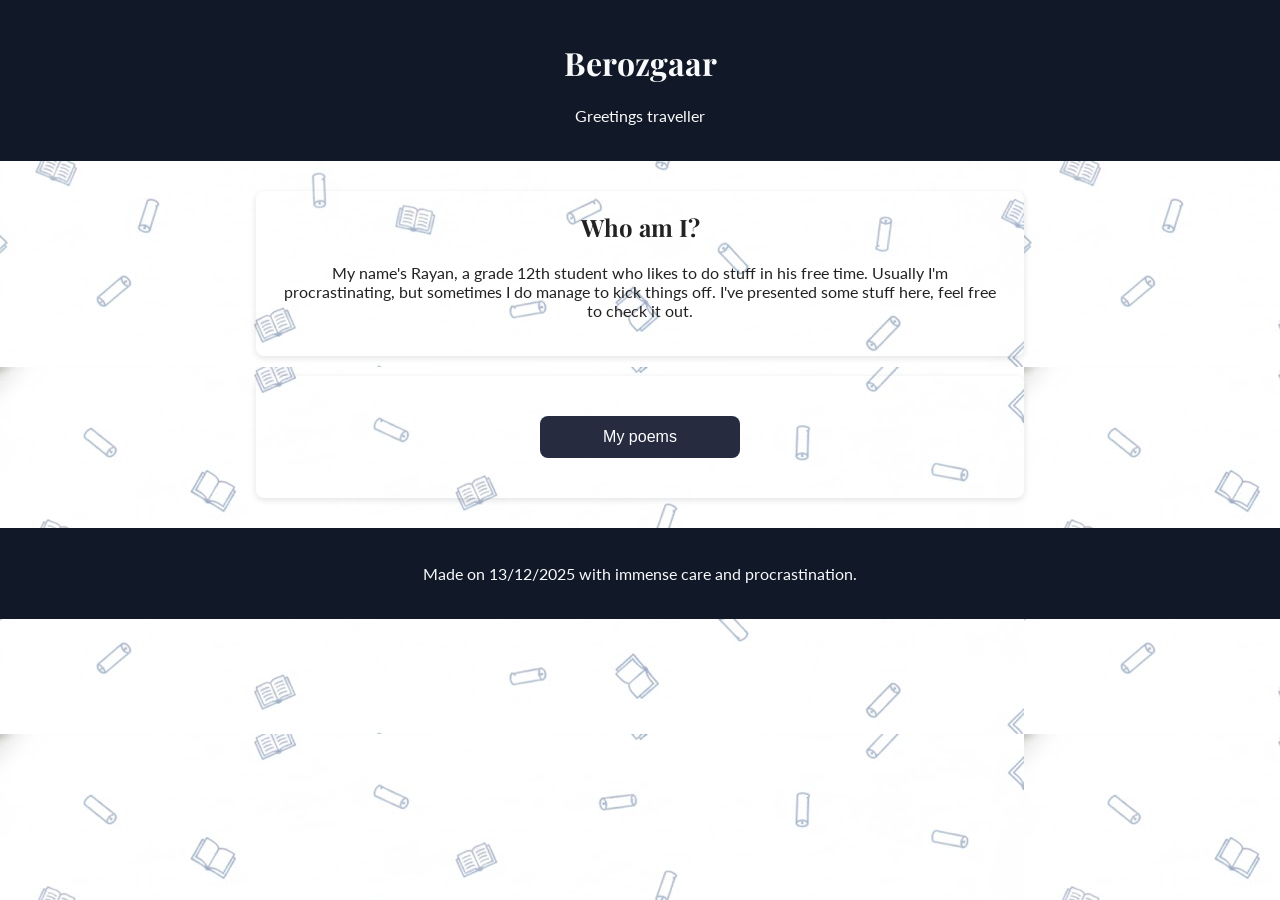
<file: index.html>
<!DOCTYPE html>
<html lang="en">
  <head>
    <meta charset="UTF-8" />
    <meta name="viewport" content="width=device-width, initial-scale=1.0" />
    <title>My Website</title>
<link
  href="https://fonts.googleapis.com/css2?family=Playfair+Display:wght@600;700&family=Lato:wght@300;400;700&display=swap"
  rel="stylesheet"
/>

    <!-- CSS -->
    <link rel="stylesheet" href="style.css" />
  </head>

  <body>
    <header>
      <h1>Berozgaar</h1>
      <p>Greetings traveller</p>
    </header>

    <main>
      <section id="about">
        <h2>Who am I?</h2>
        <p>My name's Rayan, a grade 12th student who likes to do stuff in his free time. Usually I'm procrastinating, but sometimes I do manage to kick things off. I've presented some stuff here, feel free to check it out.</p>
      </section>

      <section id="work">
  <button class="work-button">My poems</button>
</section>

    </main>

    <footer>
      <p>Made on 13/12/2025 with immense care and procrastination.</p>
    </footer>

    <script src="script.js"></script>
  </body>
</html>
</file>
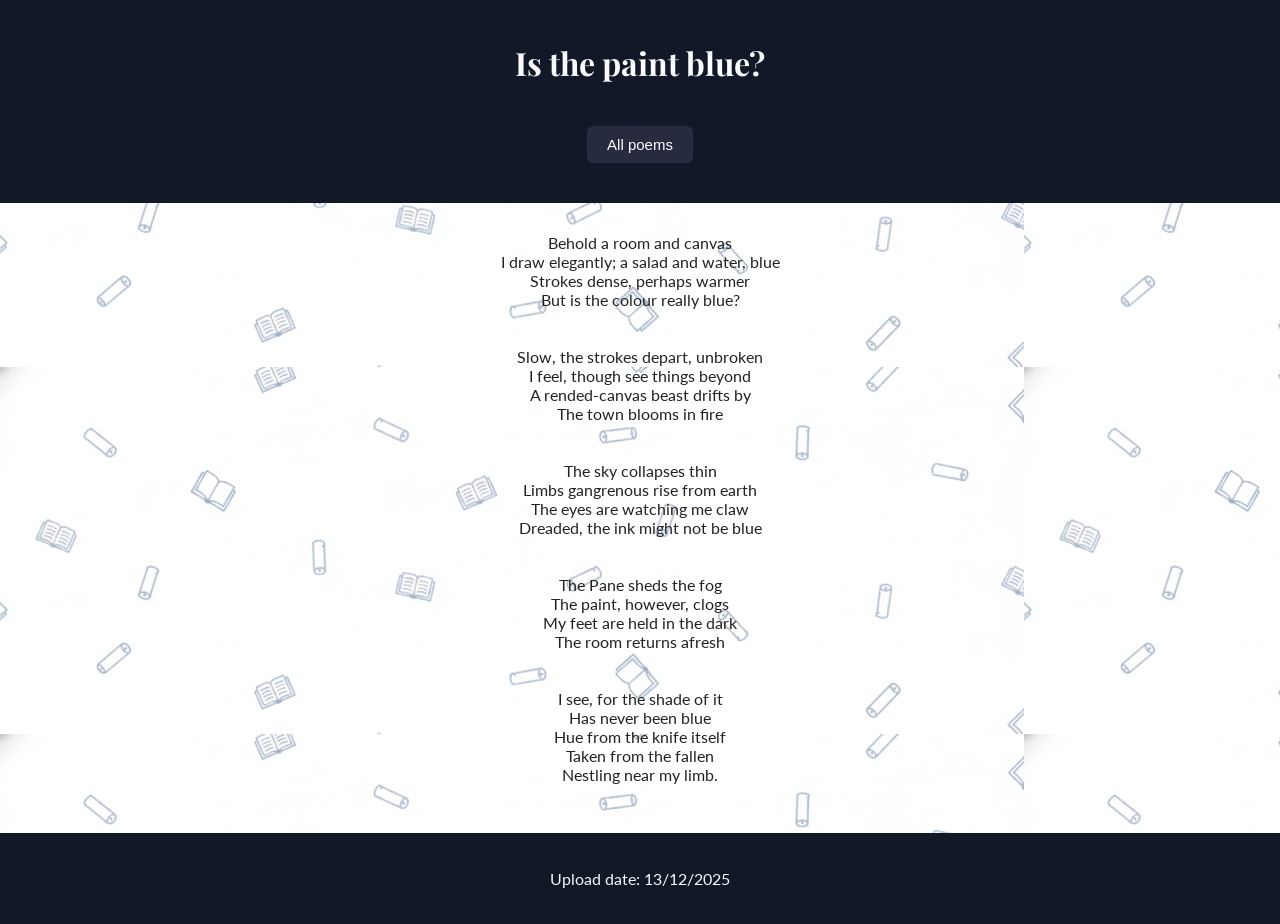
<file: poem1.html>
<!DOCTYPE html>
<html lang="en">
    <link
  href="https://fonts.googleapis.com/css2?family=Playfair+Display:wght@600;700&family=Lato:wght@300;400;700&display=swap"
  rel="stylesheet"
/>

<head>
  <meta charset="UTF-8" />
  <meta name="viewport" content="width=device-width, initial-scale=1.0" />
  <title>Is the paint blue?</title>
  <link rel="stylesheet" href="style.css" />
</head>
<body>
  <header>
    <h1>Is the paint blue?</h1>
    <button class="back-work-btn" onclick="window.location.href='work.html'">
  All poems
</button>

  </header>
  <main>
    <p>Behold a room and canvas <br>
I draw elegantly; a salad and water, blue <br>
Strokes dense, perhaps warmer<br>
But is the colour really blue?<br>
<br><br>
Slow, the strokes depart, unbroken<br>
I feel, though see things beyond<br>
A rended-canvas beast drifts by<br>
The town blooms in fire<br>
<br><br>
The sky collapses thin <br>
Limbs gangrenous rise from earth<br>
The eyes are watching me claw<br>
Dreaded, the ink might not be blue<br>
<br><br>
The Pane sheds the fog<br>
The paint, however, clogs<br>
My feet are held in the dark<br>
The room returns afresh<br>
<br><br>
I see, for the shade of it<br>
Has never been blue<br>
Hue from the knife itself<br>
Taken from the fallen<br>
Nestling near my limb.<br>
<br>
</p>
  </main>
  <footer>
    <p>Upload date: 13/12/2025</p>
  </footer>
</body>
</html>
</file>
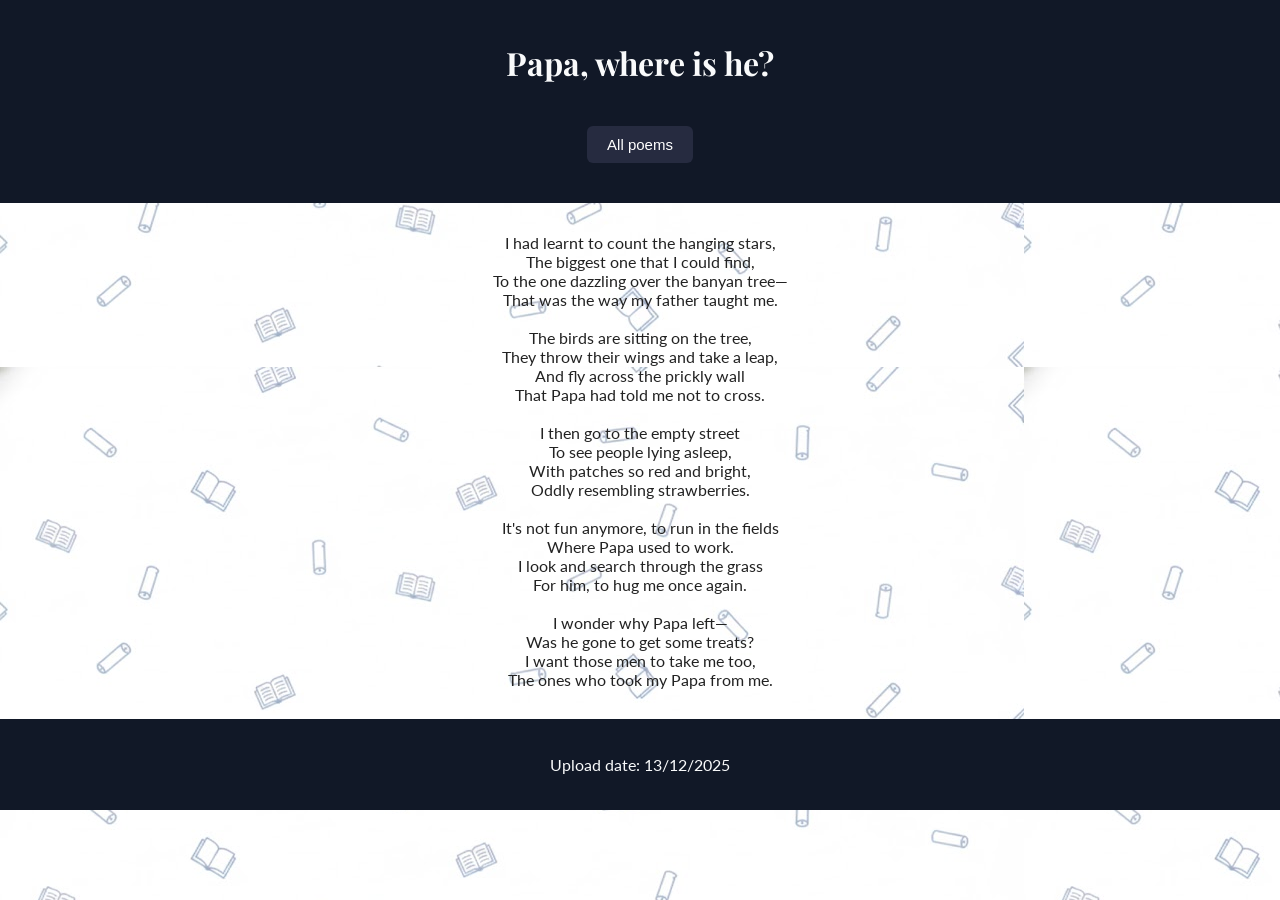
<file: poem2.html>
<!DOCTYPE html>
<html lang="en">
    <link
  href="https://fonts.googleapis.com/css2?family=Playfair+Display:wght@600;700&family=Lato:wght@300;400;700&display=swap"
  rel="stylesheet"
/>

<head>
  <meta charset="UTF-8" />
  <meta name="viewport" content="width=device-width, initial-scale=1.0" />
  <title>Papa, where is he?</title>
  <link rel="stylesheet" href="style.css" />
</head>
<body>
  <header>
    <h1>Papa, where is he?</h1>
    <button class="back-work-btn" onclick="window.location.href='work.html'">
  All poems
  </header>
  <main>
    <p>I had learnt to count the hanging stars,<br>
The biggest one that I could find,<br>
To the one dazzling over the banyan tree—<br>
That was the way my father taught me.<br><br>

The birds are sitting on the tree,<br>
They throw their wings and take a leap,<br>
And fly across the prickly wall<br>
That Papa had told me not to cross.<br><br>

I then go to the empty street<br>
To see people lying asleep,<br>
With patches so red and bright,<br>
Oddly resembling strawberries.<br><br>

It's not fun anymore, to run in the fields<br>
Where Papa used to work.<br>
I look and search through the grass<br>
For him, to hug me once again.<br><br>

I wonder why Papa left—<br>
Was he gone to get some treats?<br>
I want those men to take me too,<br>
The ones who took my Papa from me.</p>
  </main>
  <footer>
    <p>Upload date: 13/12/2025</p>
  </footer>
</body>
</html>
</file>
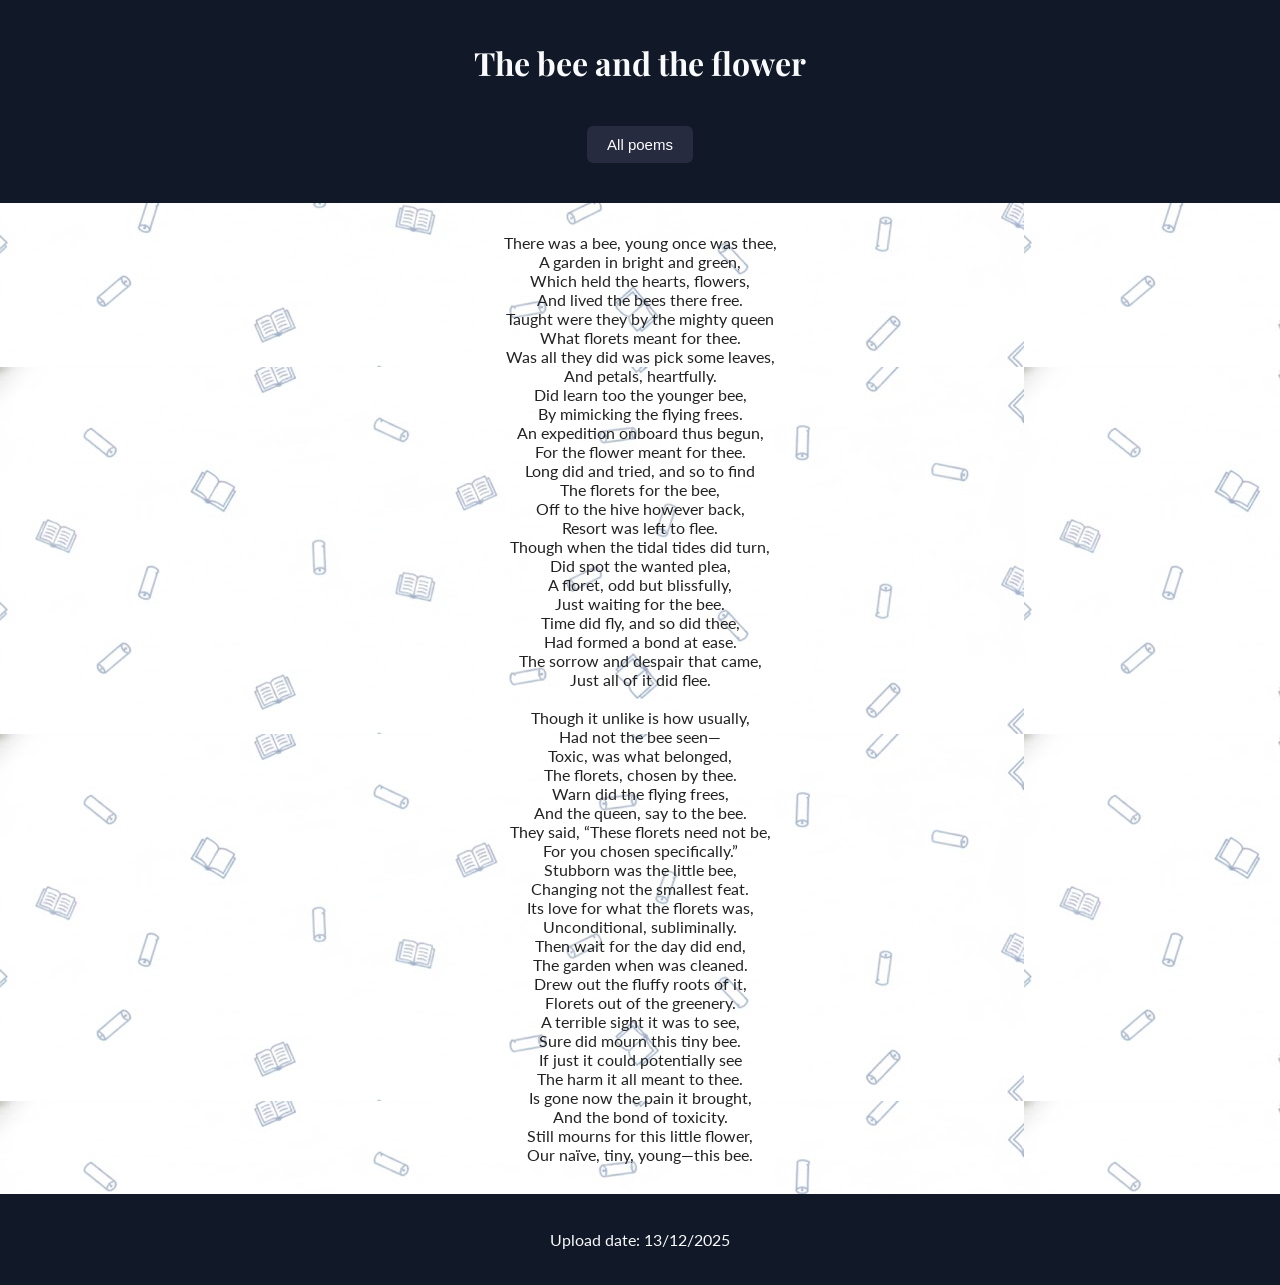
<file: poem3.html>
<!DOCTYPE html>
<html lang="en">
  <link
  href="https://fonts.googleapis.com/css2?family=Playfair+Display:wght@600;700&family=Lato:wght@300;400;700&display=swap"
  rel="stylesheet"
/>

<head>
  <meta charset="UTF-8" />
  <meta name="viewport" content="width=device-width, initial-scale=1.0" />
  <title>Poem 1</title>
  <link rel="stylesheet" href="style.css" />
</head>
<body>
  <header>
    <h1>The bee and the flower</h1>
    <button class="back-work-btn" onclick="window.location.href='work.html'">
  All poems
  </header>
  <main>
    <p>
There was a bee, young once was thee,<br>
A garden in bright and green,<br>
Which held the hearts, flowers,<br>
And lived the bees there free.<br>
Taught were they by the mighty queen<br>
What florets meant for thee.<br>
Was all they did was pick some leaves,<br>
And petals, heartfully.<br>
Did learn too the younger bee,<br>
By mimicking the flying frees.<br>
An expedition onboard thus begun,<br>
For the flower meant for thee.<br>
Long did and tried, and so to find<br>
The florets for the bee,<br>
Off to the hive however back,<br>
Resort was left to flee.<br>
Though when the tidal tides did turn,<br>
Did spot the wanted plea,<br>
A floret, odd but blissfully,<br>
Just waiting for the bee.<br>
Time did fly, and so did thee,<br>
Had formed a bond at ease.<br>
The sorrow and despair that came,<br>
Just all of it did flee.<br><br>

Though it unlike is how usually,<br>
Had not the bee seen—<br>
Toxic, was what belonged,<br>
The florets, chosen by thee.<br>
Warn did the flying frees,<br>
And the queen, say to the bee.<br>
They said, “These florets need not be,<br>
For you chosen specifically.”<br>
Stubborn was the little bee,<br>
Changing not the smallest feat.<br>
Its love for what the florets was,<br>
Unconditional, subliminally.<br>
Then wait for the day did end,<br>
The garden when was cleaned.<br>
Drew out the fluffy roots of it,<br>
Florets out of the greenery.<br>
A terrible sight it was to see,<br>
Sure did mourn this tiny bee.<br>
If just it could potentially see<br>
The harm it all meant to thee.<br>
Is gone now the pain it brought,<br>
And the bond of toxicity.<br>
Still mourns for this little flower,<br>
Our naïve, tiny, young—this bee.<br>

</p>
  </main>
  <footer>
    <p>Upload date: 13/12/2025</p>
  </footer>
</body>
</html>
</file>
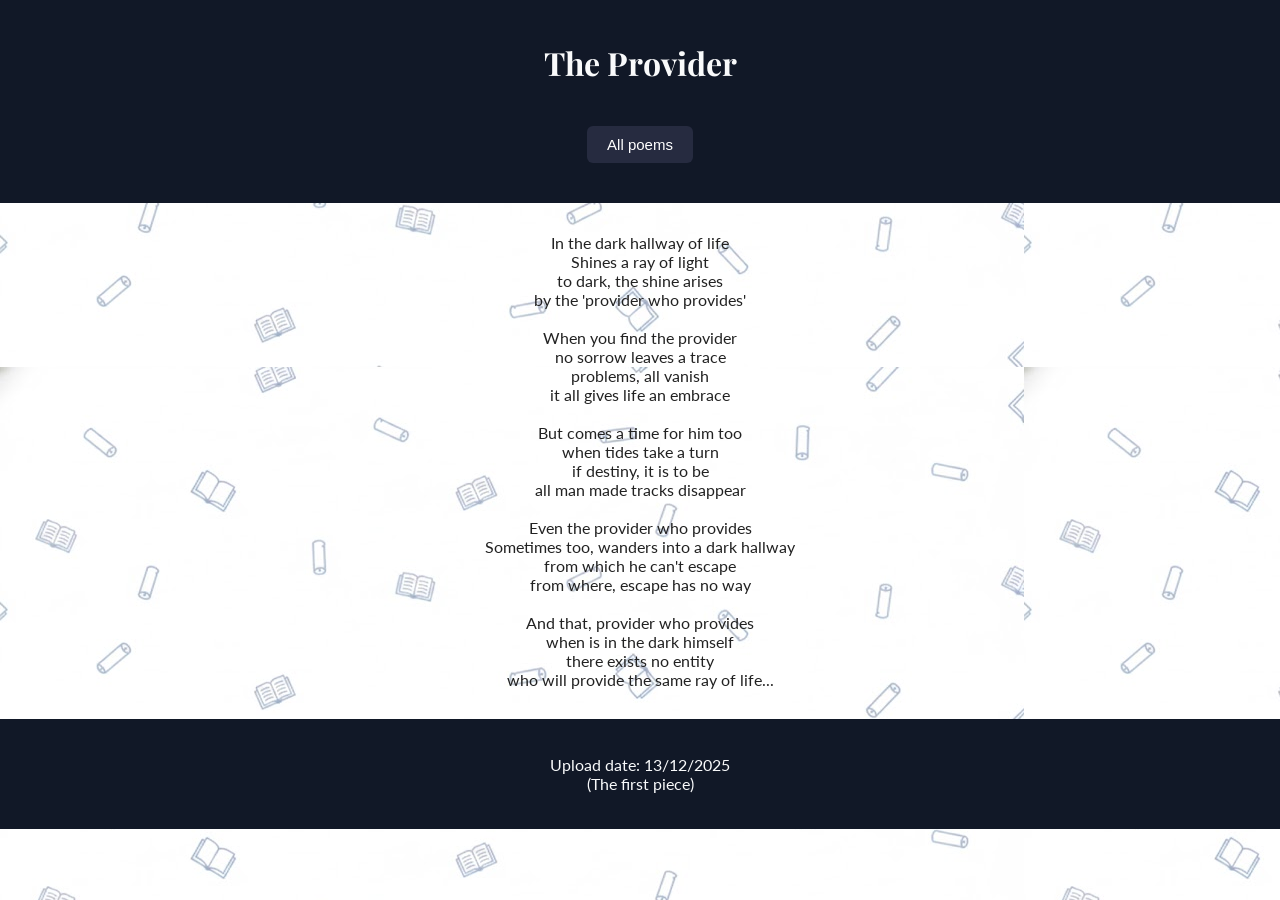
<file: poem4.html>
<!DOCTYPE html>
<html lang="en">
  <link
  href="https://fonts.googleapis.com/css2?family=Playfair+Display:wght@600;700&family=Lato:wght@300;400;700&display=swap"
  rel="stylesheet"
/>

<head>
  <meta charset="UTF-8" />
  <meta name="viewport" content="width=device-width, initial-scale=1.0" />
  <title>Poem 1</title>
  <link rel="stylesheet" href="style.css" />
</head>
<body>
  <header>
    <h1>The Provider</h1>
    <button class="back-work-btn" onclick="window.location.href='work.html'">
  All poems
  </header>
  <main>
    <p>In the dark hallway of life <br>  
Shines a ray of light<br>
to dark, the shine arises<br>
by the 'provider who provides'<br>
<br>
When you find the provider<br>
no sorrow leaves a trace<br>
problems, all vanish<br>
it all gives life an embrace<br><br>

But comes a time for him too<br>
when tides take a turn<br>
if destiny, it is to be<br>
all man made tracks disappear<br>
<br>
Even the provider who provides<br>
Sometimes too, wanders into a dark hallway<br>
from which he can't escape<br>
from where, escape has no way<br>
<br>
And that, provider who provides<br>
when is in the dark himself<br>
there exists no entity<br>
who will provide the same ray of life...</p>
  </main>
  <footer>
    <p>Upload date: 13/12/2025 <br>
      (The first piece)
    </p>
  </footer>
</body>
</html>
</file>
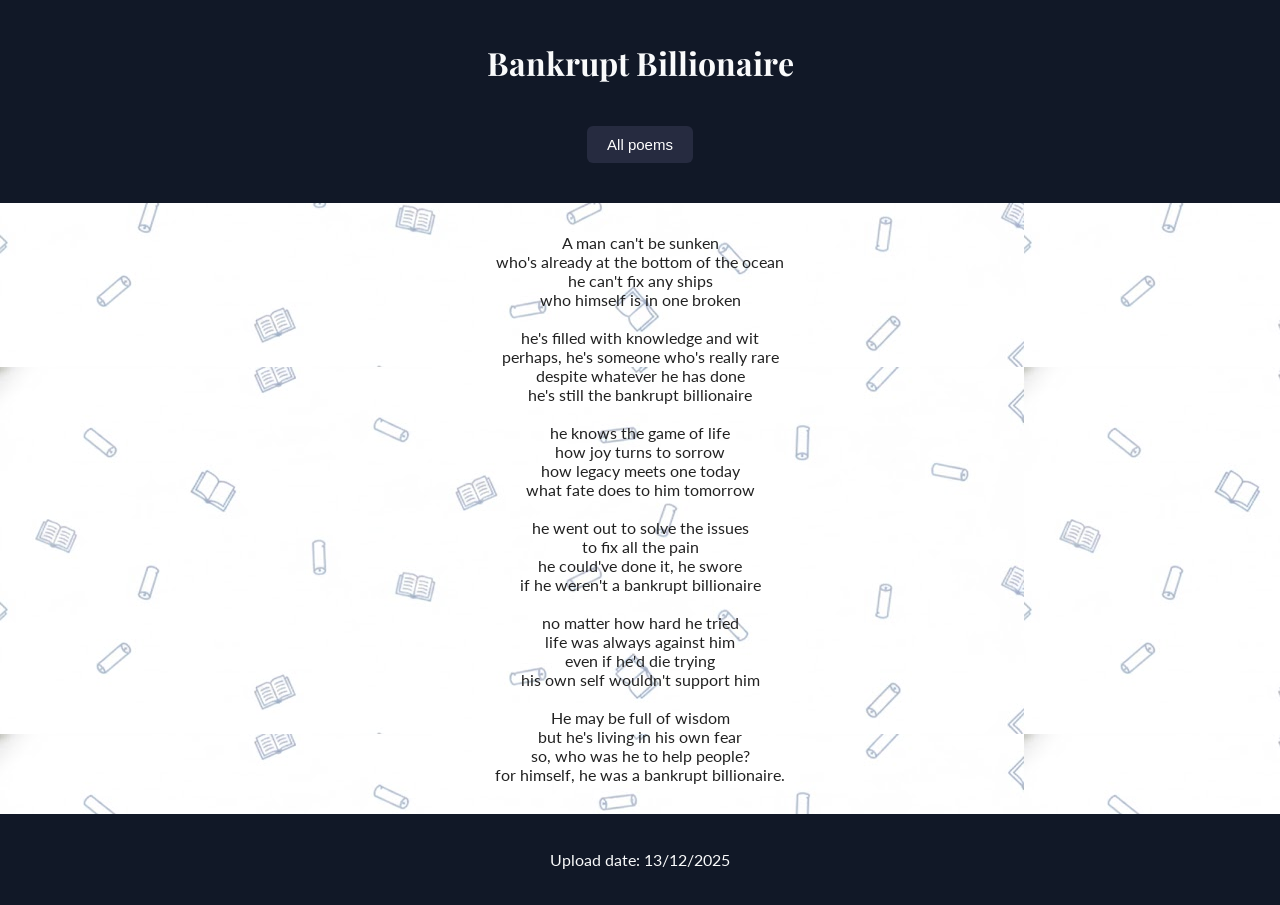
<file: poem5.html>
<!DOCTYPE html>
<html lang="en">
  <link
  href="https://fonts.googleapis.com/css2?family=Playfair+Display:wght@600;700&family=Lato:wght@300;400;700&display=swap"
  rel="stylesheet"
/>

<head>
  <meta charset="UTF-8" />
  <meta name="viewport" content="width=device-width, initial-scale=1.0" />
  <title>Poem 1</title>
  <link rel="stylesheet" href="style.css" />
</head>
<body>
  <header>
    <h1>Bankrupt Billionaire</h1>
    <button class="back-work-btn" onclick="window.location.href='work.html'">
  All poems
  </header>
  <main>
    <p>A man can't be sunken<br>
who's already at the bottom of the ocean<br>
he can't fix any ships<br>
who himself is in one broken<br><br>

he's filled with knowledge and wit<br>
perhaps, he's someone who's really rare<br>
despite whatever he has done<br>
he's still the bankrupt billionaire<br>
<br>
he knows the game of life<br>
how joy turns to sorrow<br>
how legacy meets one today<br>
what fate does to him tomorrow<br>
<br>
he went out to solve the issues<br>
to fix all the pain<br>
he could've done it, he swore<br>
if he weren't a bankrupt billionaire<br>
<br>
no matter how hard he tried<br>
life was always against him<br>
even if he'd die trying<br>
his own self wouldn't support him<br>
<br>
He may be full of wisdom<br>
but he's living in his own fear<br>
so, who was he to help people?<br>
for himself, he was a bankrupt billionaire.<br>
</p>
  </main>
  <footer>
    <p>Upload date: 13/12/2025</p>
  </footer>
</body>
</html>
</file>
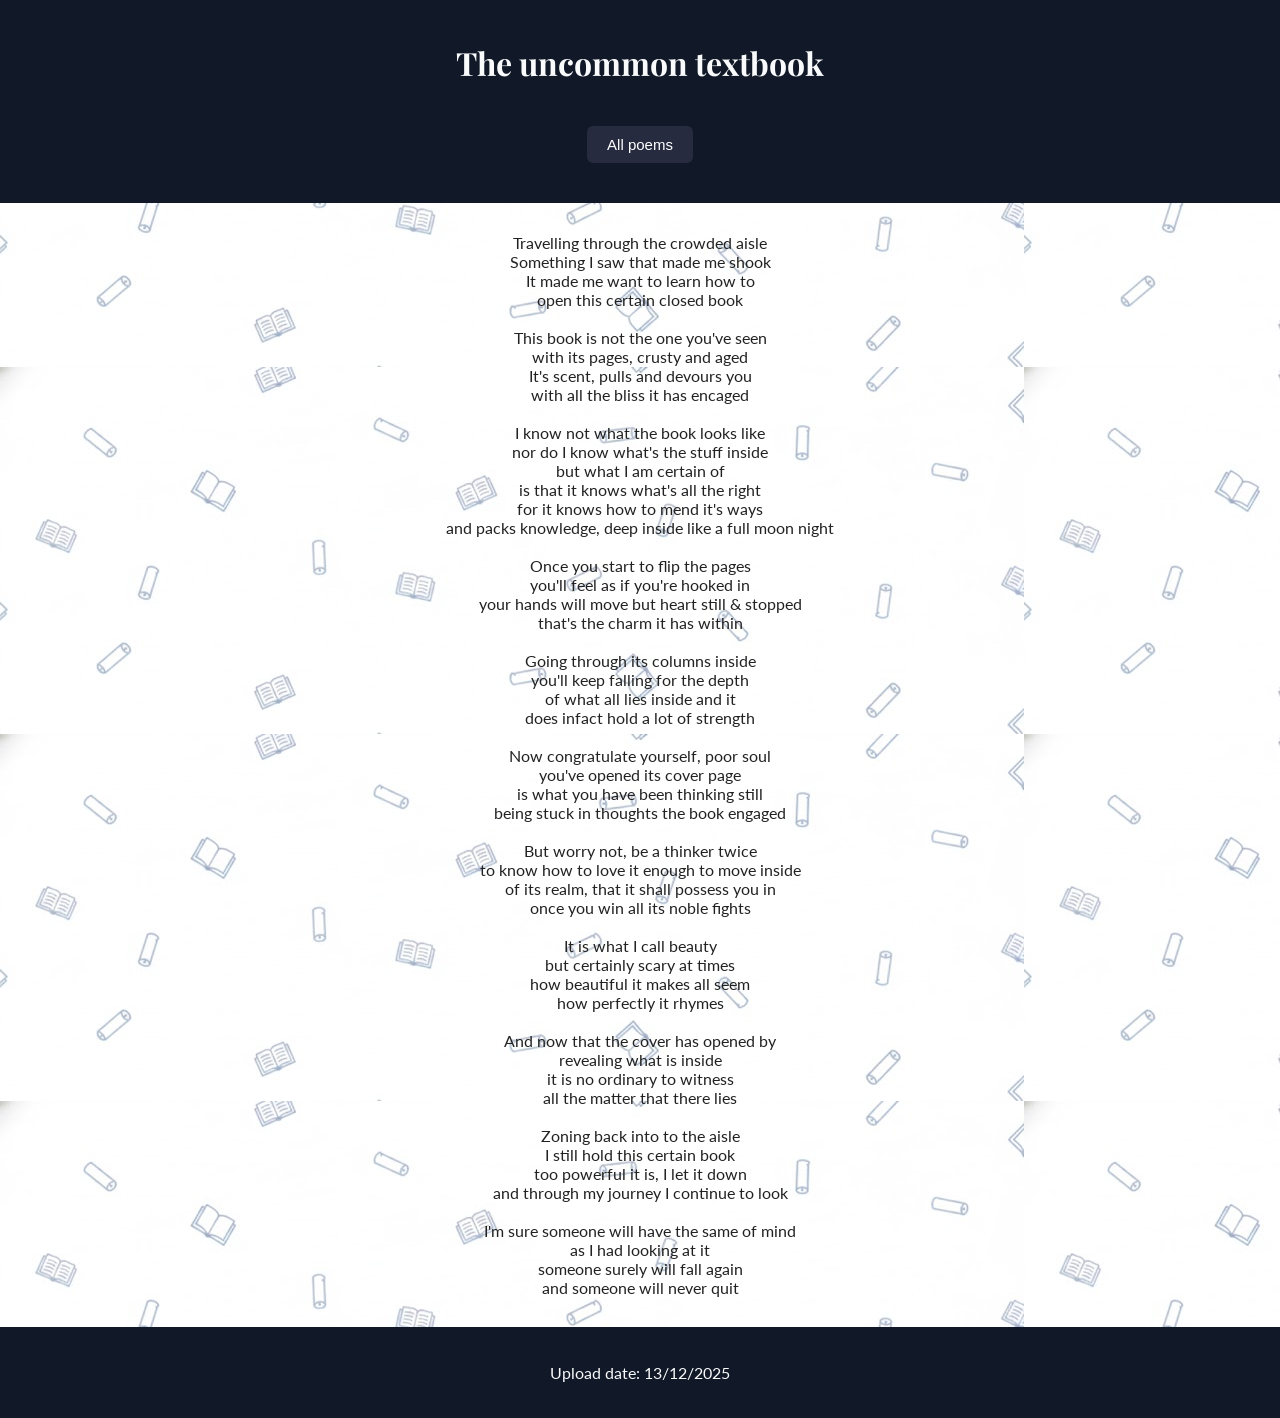
<file: poem6.html>
<!DOCTYPE html>
<html lang="en">
  <link
  href="https://fonts.googleapis.com/css2?family=Playfair+Display:wght@600;700&family=Lato:wght@300;400;700&display=swap"
  rel="stylesheet"
/>

<head>
  <meta charset="UTF-8" />
  <meta name="viewport" content="width=device-width, initial-scale=1.0" />
  <title>Poem 1</title>
  <link rel="stylesheet" href="style.css" />
</head>
<body>
  <header>
    <h1>The uncommon textbook</h1>
    <button class="back-work-btn" onclick="window.location.href='work.html'">
  All poems
  </header>
  <main>
    <p>Travelling through the crowded aisle <br>
Something I saw that made me shook<br>
It made me want to learn how to<br>
open this certain closed book<br>
<br>
This book is not the one you've seen<br>
with its pages, crusty and aged<br>
It's scent, pulls and devours you<br>
with all the bliss it has encaged<br>
<br>
I know not what the book looks like<br>
nor do I know what's the stuff inside<br>
but what I am certain of<br>
is that it knows what's all the right<br>
for it knows how to mend it's ways<br>
and packs knowledge, deep inside like a full moon night<br><br>

Once you start to flip the pages<br>
you'll feel as if you're hooked in<br>
your hands will move but heart still & stopped<br>
that's the charm it has within<br><br>

Going through its columns inside<br>
you'll keep falling for the depth<br>
of what all lies inside and it<br>
does infact hold a lot of strength<br>
<br>
Now congratulate yourself, poor soul<br>
you've opened its cover page<br>
is what you have been thinking still<br>
being stuck in thoughts the book engaged <br><br>

But worry not, be a thinker twice<br>
to know how to love it enough to move inside<br>
of its realm, that it shall possess you in<br>
once you win all its noble fights<br>
<br>
It is what I call beauty<br>
but certainly scary at times<br>
how beautiful it makes all seem<br>
how perfectly it rhymes<br><br>

And now that the cover has opened by<br>
revealing what is inside<br>
it is no ordinary to witness<br>
all the matter that there lies<br><br>

Zoning back into to the aisle<br>
I still hold this certain book<br>
too powerful it is, I let it down<br>
and through my journey I continue to look<br><br>

I'm sure someone will have the same of mind<br>
as I had looking at it<br>
someone surely will fall again<br>
and someone will never quit<br>
</p>
  </main>
  <footer>
    <p>Upload date: 13/12/2025</p>
  </footer>
</body>
</html>
</file>
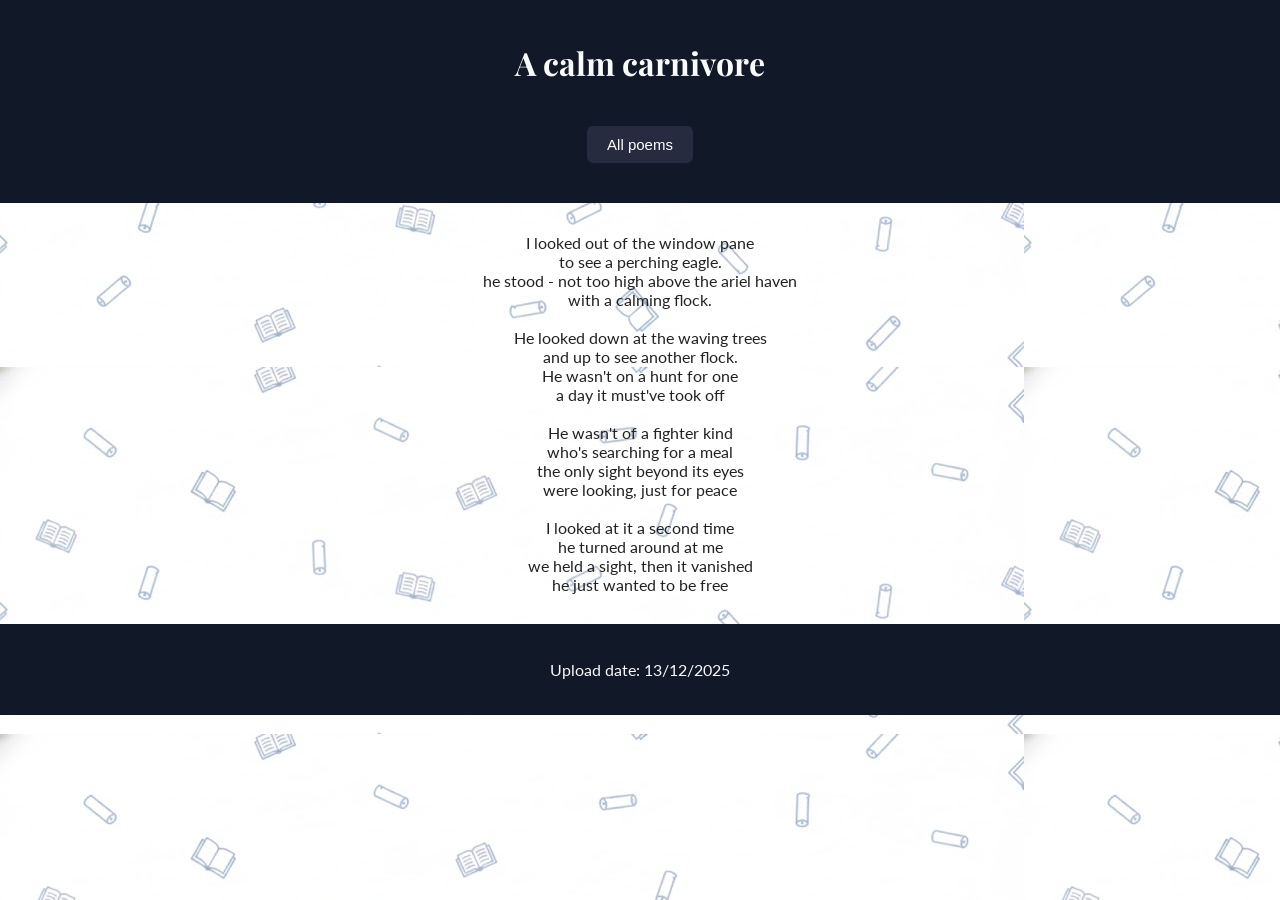
<file: poem7.html>
<!DOCTYPE html>
<html lang="en">
  <link
  href="https://fonts.googleapis.com/css2?family=Playfair+Display:wght@600;700&family=Lato:wght@300;400;700&display=swap"
  rel="stylesheet"
/>

<head>
  <meta charset="UTF-8" />
  <meta name="viewport" content="width=device-width, initial-scale=1.0" />
  <title>Poem 1</title>
  <link rel="stylesheet" href="style.css" />
</head>
<body>
  <header>
    <h1>A calm carnivore</h1>
    <button class="back-work-btn" onclick="window.location.href='work.html'">
  All poems
  </header>
  <main>
    <p>I looked out of the window pane <br>
to see a perching eagle.<br>
he stood - not too high above the ariel haven<br>
with a calming flock.<br><br>

He looked down at the waving trees<br>
and up to see another flock.<br>
He wasn't on a hunt for one<br>
a day it must've took off<br><br>

He wasn't of a fighter kind<br>
who's searching for a meal<br>
the only sight beyond its eyes<br>
were looking, just for peace<br><br>

I looked at it a second time<br>
he turned around at me<br>
we held a sight, then it vanished<br>
he just wanted to be free</p>
  </main>
  <footer>
    <p>Upload date: 13/12/2025</p>
  </footer>
</body>
</html>
</file>
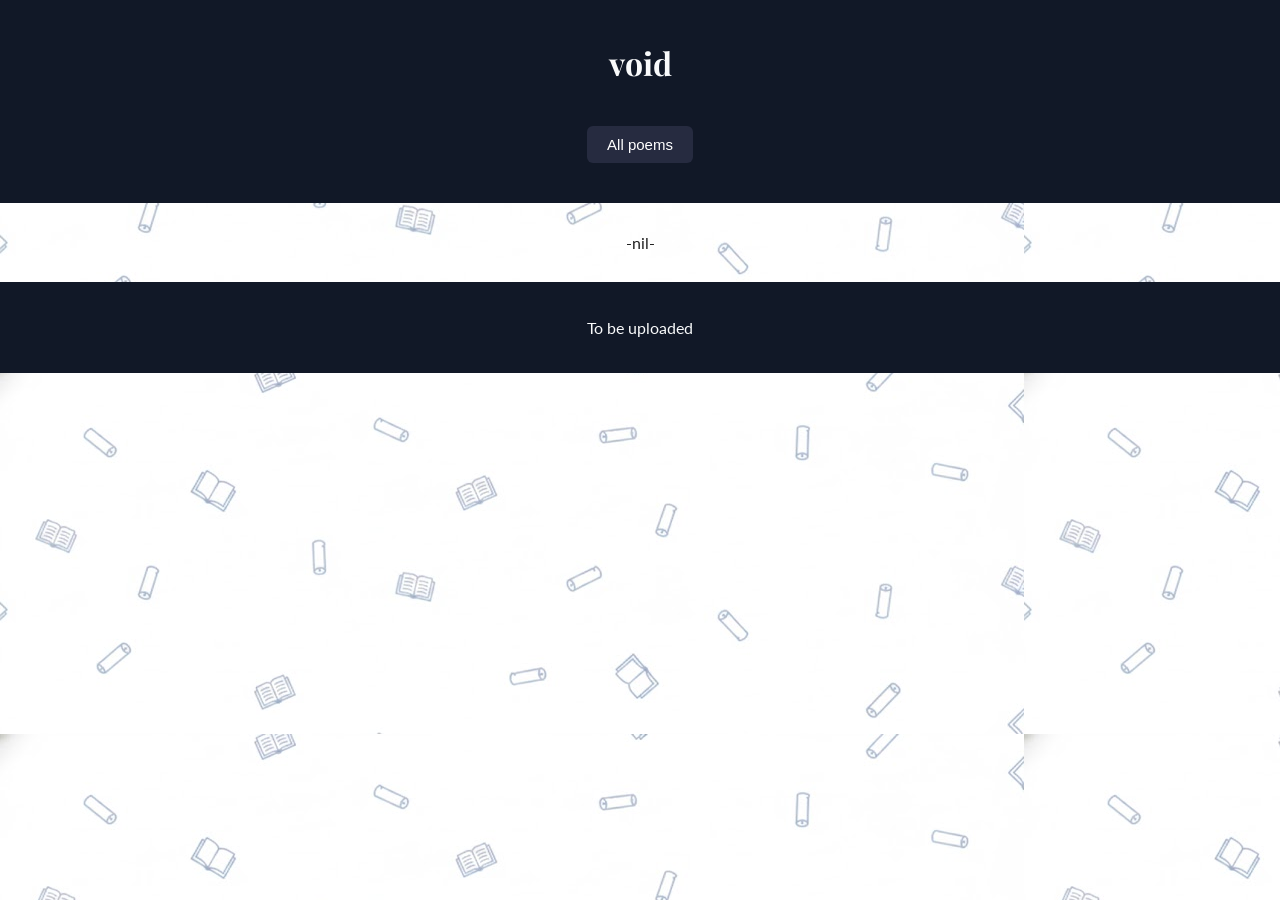
<file: poem8.html>
<!DOCTYPE html>
<html lang="en">
  <link
  href="https://fonts.googleapis.com/css2?family=Playfair+Display:wght@600;700&family=Lato:wght@300;400;700&display=swap"
  rel="stylesheet"
/>

<head>
  <meta charset="UTF-8" />
  <meta name="viewport" content="width=device-width, initial-scale=1.0" />
  <title>Poem 1</title>
  <link rel="stylesheet" href="style.css" />
</head>
<body>
  <header>
    <h1>void</h1>
    <button class="back-work-btn" onclick="window.location.href='work.html'">
  All poems
  </header>
  <main>
    <p>-nil-</p>
  </main>
  <footer>
    <p>To be uploaded</p>
  </footer>
</body>
</html>
</file>
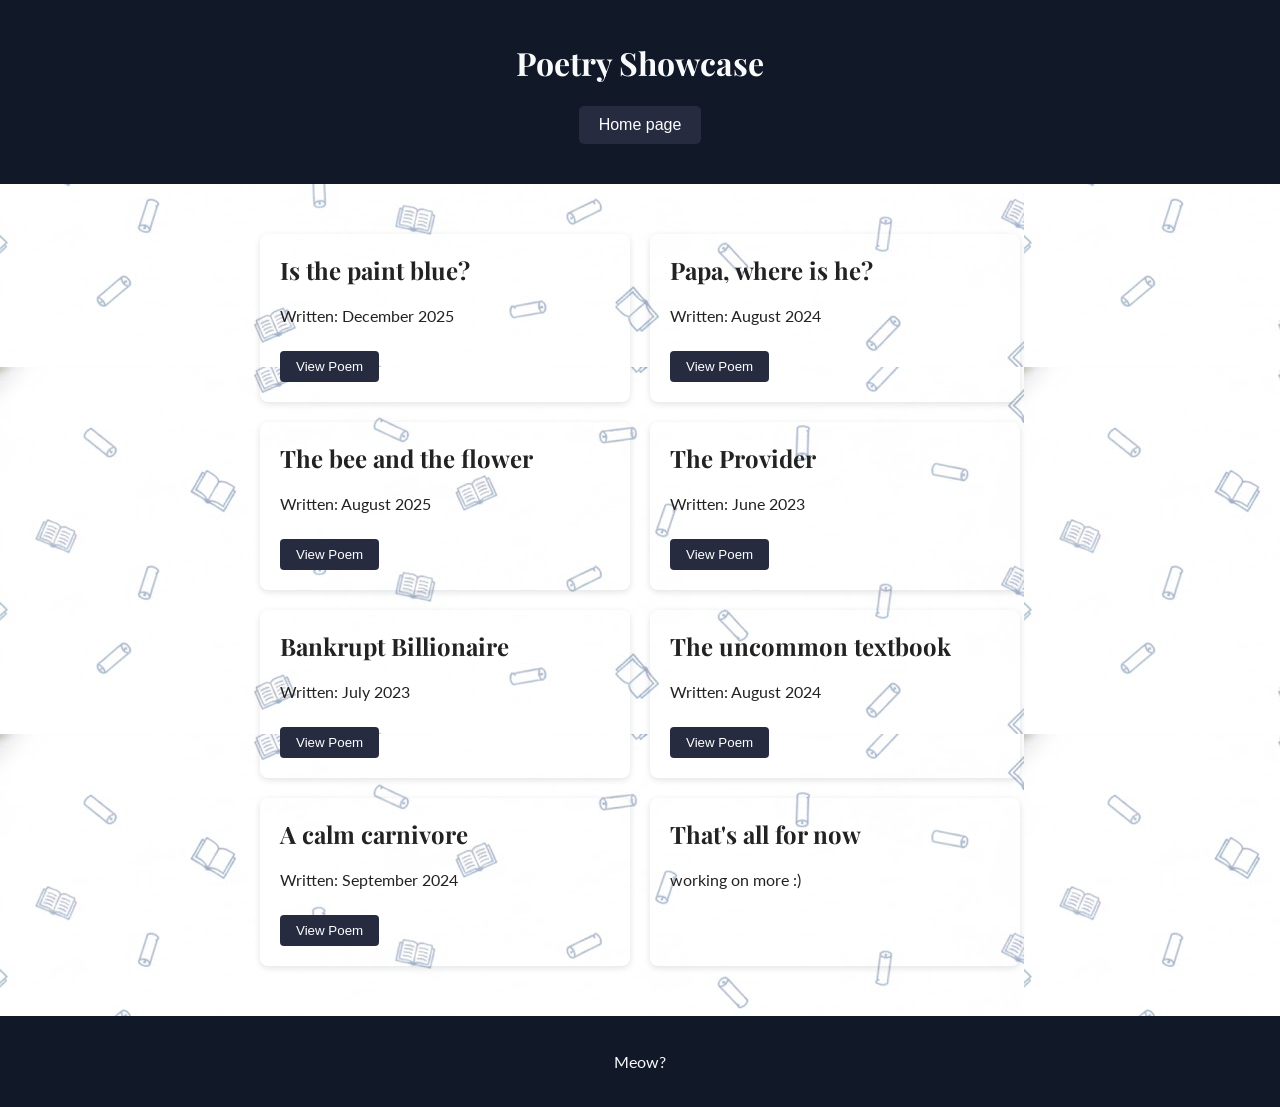
<file: work.html>
<!DOCTYPE html>
<html lang="en">
    <link
  href="https://fonts.googleapis.com/css2?family=Playfair+Display:wght@600;700&family=Lato:wght@300;400;700&display=swap"
  rel="stylesheet"
/>

<head>
  <meta charset="UTF-8" />
  <meta name="viewport" content="width=device-width, initial-scale=1.0" />
  <title>Poetry Showcase</title>
  <link rel="stylesheet" href="style.css" />
</head>
<body>
  <header>
    <h1>Poetry Showcase</h1>
    <button class="back-home-btn" onclick="window.location.href='index.html'">Home page</button>

  </header>
  <main class="poem-grid">
    <!-- Poem 1 -->
    <div class="poem-card">
      <h2>Is the paint blue?</h2>
      <p>Written: December 2025</p>
      <button class="view-poem-btn" onclick="window.location.href='poem1.html'">View Poem</button>
    </div>

    <!-- Poem 2 -->
    <div class="poem-card">
      <h2>Papa, where is he?</h2>
      <p>Written: August 2024</p>
      <button class="view-poem-btn" onclick="window.location.href='poem2.html'">View Poem</button>
    </div>

    <!-- Add more poem cards as needed -->
  <div class="poem-card">
      <h2>The bee and the flower</h2>
      <p>Written: August 2025</p>
      <button class="view-poem-btn" onclick="window.location.href='poem3.html'">View Poem</button>
    </div>

    <div class="poem-card">
      <h2>The Provider</h2>
      <p>Written: June 2023</p>
      <button class="view-poem-btn" onclick="window.location.href='poem4.html'">View Poem</button>
    </div>

    <div class="poem-card">
      <h2>Bankrupt Billionaire</h2>
      <p>Written: July 2023</p>
      <button class="view-poem-btn" onclick="window.location.href='poem5.html'">View Poem</button>
    </div>

    <div class="poem-card">
      <h2>The uncommon textbook</h2>
      <p>Written: August 2024</p>
      <button class="view-poem-btn" onclick="window.location.href='poem6.html'">View Poem</button>
    </div>

    <div class="poem-card">
      <h2>A calm carnivore</h2>
      <p>Written: September 2024</p>
      <button class="view-poem-btn" onclick="window.location.href='poem7.html'">View Poem</button>
    </div>

    <div class="poem-card">
      <h2>That's all for now</h2>
      <p>working on more :)</p>
       <!-- <button class="view-poem-btn" onclick="window.location.href='poem8.html'">View Poem</button> 
        so ive disabled this button for now, just remove this dindir and the arrows from both the sides to access the button-->
    </div>
    </main>
  <footer>
    <p>Meow?</p>
  </footer>
</body>
</html>
</file>
<file: style.css>
* {
  box-sizing: border-box;
}

body {
  margin: 0;
  font-family: system-ui, -apple-system, BlinkMacSystemFont, "Segoe UI", sans-serif;
  background-color: #f5f5f5;
  color: #222;
    background-image: url(buksfr.jpg);
}

header,
footer {
  text-align: center;
  padding: 20px;
  background-color: #111827;
  color: #f9fafb;
  
}

main {
  max-width: 800px;
  margin: 30px auto;
  padding: 0 16px;
  text-align: center;
}

section {
  padding: 20px;
  margin-bottom: 20px;
  background-color: transparent;
  border-radius: 8px;
  box-shadow: 0 2px 6px rgba(15, 23, 42, 0.12);
}

section h2 {
  margin-top: 0;
}
.work-button {
  display: block;
  width: 200px;
  margin: 20px auto;
  padding: 12px 24px;
  background-color: #262B40;
  color: white;
  border: none;
  border-radius: 8px;
  font-size: 16px;
  cursor: pointer;
  transition: background-color 0.3s ease;
  align-self: center;
}

.work-button:hover {
  background-color: #393E58;
}
/* FOR THE POEM WALA PAGE */
.poem-grid {
  display: grid;
  grid-template-columns: repeat(auto-fit, minmax(250px, 1fr));
  gap: 20px;
  padding: 20px;
}

.poem-card {
  background-color: transparent;
  border-radius: 8px;
  padding: 20px;
  box-shadow: 0 2px 6px rgba(15, 23, 42, 0.12);
  text-align: left;
}

.poem-card h2 {
  margin-top: 0;
}

.view-poem-btn {
  margin-top: 10px;
  padding: 8px 16px;
  background-color: #262B40;
  color: white;
  border: none;
  border-radius: 4px;
  cursor: pointer;
}

.view-poem-btn:hover {
  background-color: #393E58;
}
.back-home-btn {
  display: block;
  margin: 20px auto;
  padding: 10px 20px;
  background-color: #262B40;
  color: white;
  border: none;
  border-radius: 5px;
  font-size: 16px;
  cursor: pointer;
}

.back-home-btn:hover {
  background-color: #393E58;
}

@media (max-width: 700px) {
  .poem-grid {
    grid-template-columns: 1fr; /* stack on phones */
  }
}
/* body / poems / normal text */
body {
  font-family: 'Lato', system-ui, -apple-system, BlinkMacSystemFont, 'Segoe UI', sans-serif;
}

/* website title, section titles, poem titles */
header h1,
header h2,
section h2,
.poem-card h2 {
  font-family: 'Playfair Display', 'Times New Roman', serif;
  font-weight: 700;
}
.back-work-btn {
  display: inline-block;
  margin: 20px 0;
  padding: 10px 20px;
  background-color: #262B40;
  color: #ffffff;
  border: none;
  border-radius: 6px;
  font-size: 15px;
  cursor: pointer;
  transition: background-color 0.2s ease;
}

.back-work-btn:hover {
  background-color: #393E58;
}
</file>
